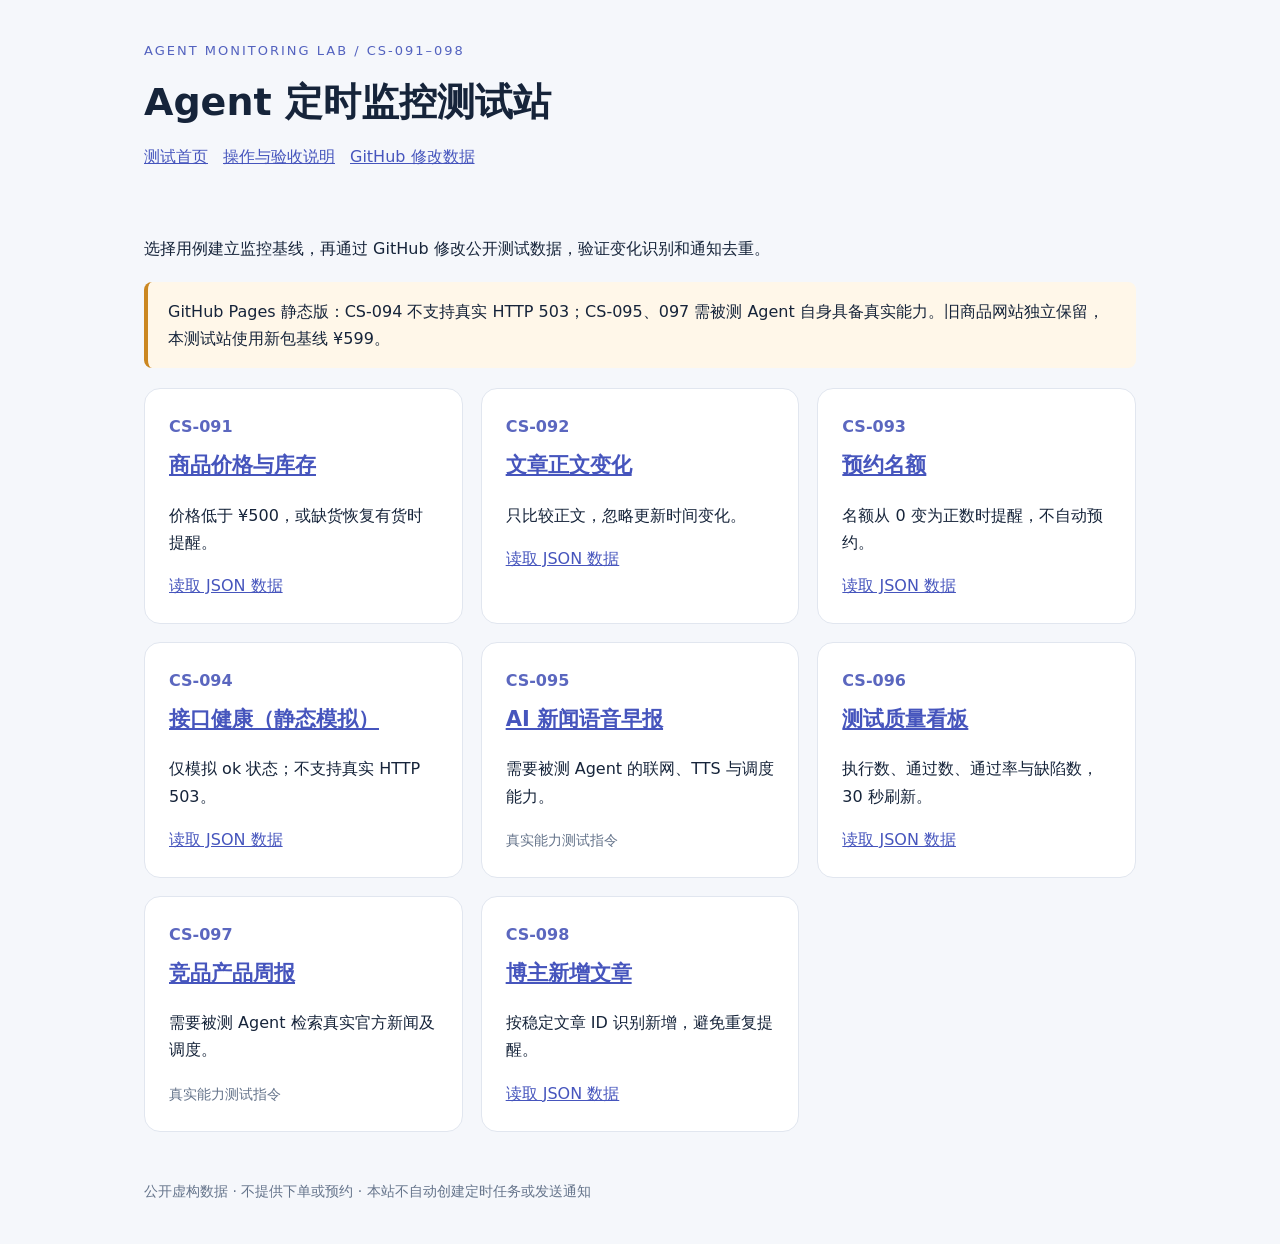
<file: index.html>
<!doctype html><html lang="zh-CN"><head><meta charset="utf-8"><meta name="viewport" content="width=device-width,initial-scale=1"><title>Agent 定时监控测试站 · Agent 监控测试</title><link rel="stylesheet" href="style.css"></head><body><header><div class="eyebrow">AGENT MONITORING LAB / CS-091–098</div><h1>Agent 定时监控测试站</h1><nav><a href="index.html">测试首页</a><a href="guide.html">操作与验收说明</a><a href="https://github.com/Ethan-gengwu/cs-091-098-agent-monitor">GitHub 修改数据</a></nav></header><main><p>选择用例建立监控基线，再通过 GitHub 修改公开测试数据，验证变化识别和通知去重。</p><div class="notice">GitHub Pages 静态版：CS-094 不支持真实 HTTP 503；CS-095、097 需被测 Agent 自身具备真实能力。旧商品网站独立保留，本测试站使用新包基线 ¥599。</div><div class="cards"><section class="card"><div class="code">CS-091</div><h2><a href="product.html">商品价格与库存</a></h2><p>价格低于 ¥500，或缺货恢复有货时提醒。</p><a href="product.json">读取 JSON 数据</a></section><section class="card"><div class="code">CS-092</div><h2><a href="article.html">文章正文变化</a></h2><p>只比较正文，忽略更新时间变化。</p><a href="article.json">读取 JSON 数据</a></section><section class="card"><div class="code">CS-093</div><h2><a href="slots.html">预约名额</a></h2><p>名额从 0 变为正数时提醒，不自动预约。</p><a href="slots.json">读取 JSON 数据</a></section><section class="card"><div class="code">CS-094</div><h2><a href="health.html">接口健康（静态模拟）</a></h2><p>仅模拟 ok 状态；不支持真实 HTTP 503。</p><a href="health.json">读取 JSON 数据</a></section><section class="card"><div class="code">CS-095</div><h2><a href="news-audio.html">AI 新闻语音早报</a></h2><p>需要被测 Agent 的联网、TTS 与调度能力。</p><span class="muted">真实能力测试指令</span></section><section class="card"><div class="code">CS-096</div><h2><a href="dashboard.html">测试质量看板</a></h2><p>执行数、通过数、通过率与缺陷数，30 秒刷新。</p><a href="quality.json">读取 JSON 数据</a></section><section class="card"><div class="code">CS-097</div><h2><a href="weekly-news.html">竞品产品周报</a></h2><p>需要被测 Agent 检索真实官方新闻及调度。</p><span class="muted">真实能力测试指令</span></section><section class="card"><div class="code">CS-098</div><h2><a href="blogger.html">博主新增文章</a></h2><p>按稳定文章 ID 识别新增，避免重复提醒。</p><a href="blogger.json">读取 JSON 数据</a></section></div></main><footer>公开虚构数据 · 不提供下单或预约 · 本站不自动创建定时任务或发送通知</footer></body></html>
</file>
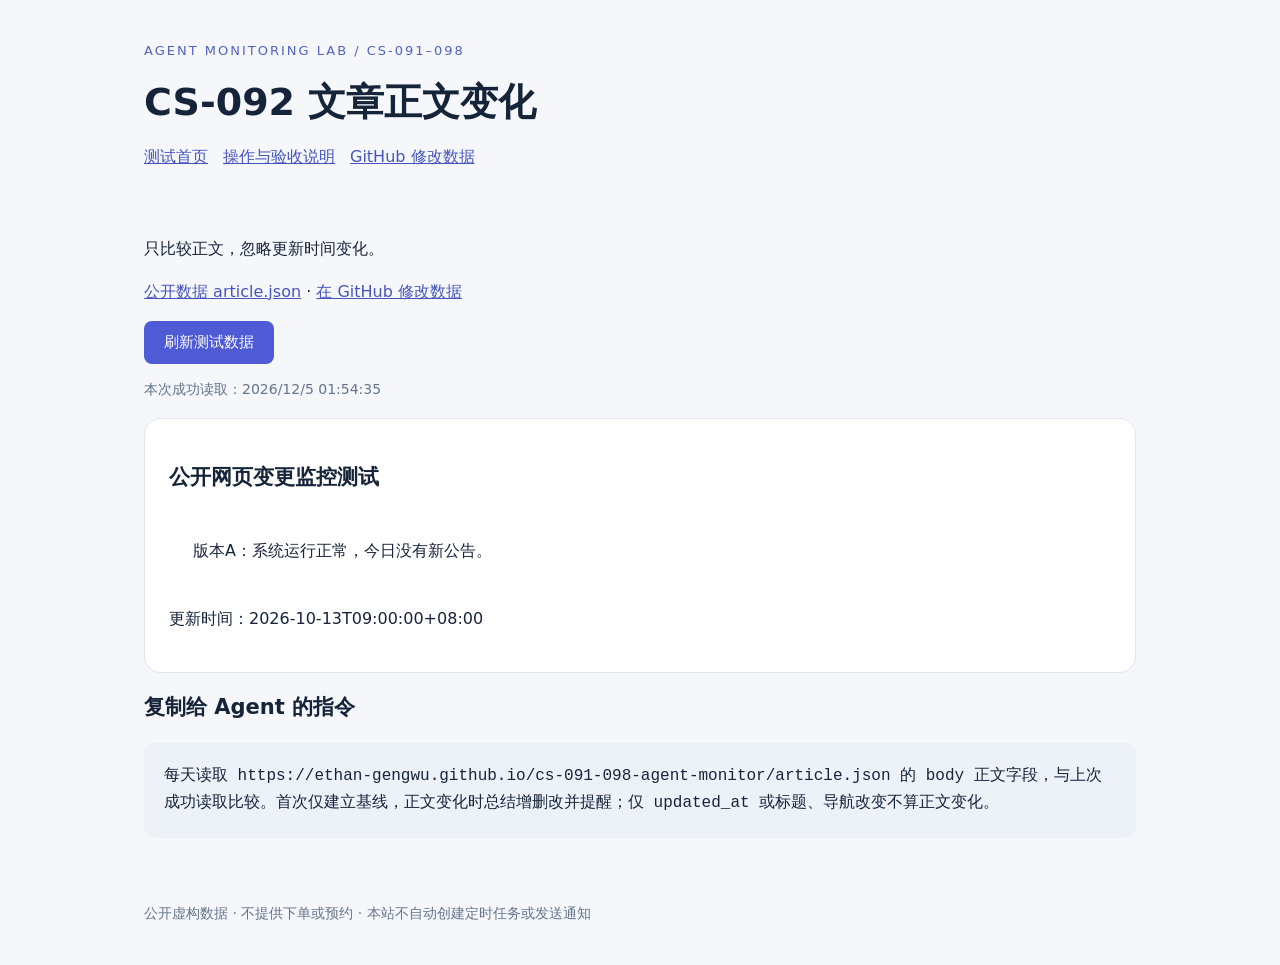
<file: article.html>
<!doctype html><html lang="zh-CN"><head><meta charset="utf-8"><meta name="viewport" content="width=device-width,initial-scale=1"><title>CS-092 文章正文变化 · Agent 监控测试</title><link rel="stylesheet" href="style.css"></head><body data-page="article"><header><div class="eyebrow">AGENT MONITORING LAB / CS-091–098</div><h1>CS-092 文章正文变化</h1><nav><a href="index.html">测试首页</a><a href="guide.html">操作与验收说明</a><a href="https://github.com/Ethan-gengwu/cs-091-098-agent-monitor">GitHub 修改数据</a></nav></header><main><p>只比较正文，忽略更新时间变化。</p><p><a href="article.json">公开数据 article.json</a> · <a href="https://github.com/Ethan-gengwu/cs-091-098-agent-monitor/blob/main/article.json">在 GitHub 修改数据</a></p><button id="reload">刷新测试数据</button><p id="checked" class="muted">正在读取…</p><p id="error" role="alert"></p><section id="content" class="panel" aria-live="polite"></section><noscript>请直接读取上方 JSON 链接获取实时数据。</noscript><h2>复制给 Agent 的指令</h2><pre>每天读取 https://ethan-gengwu.github.io/cs-091-098-agent-monitor/article.json 的 body 正文字段，与上次成功读取比较。首次仅建立基线，正文变化时总结增删改并提醒；仅 updated_at 或标题、导航改变不算正文变化。</pre></main><footer>公开虚构数据 · 不提供下单或预约 · 本站不自动创建定时任务或发送通知</footer><script src="app.js"></script></body></html>
</file>
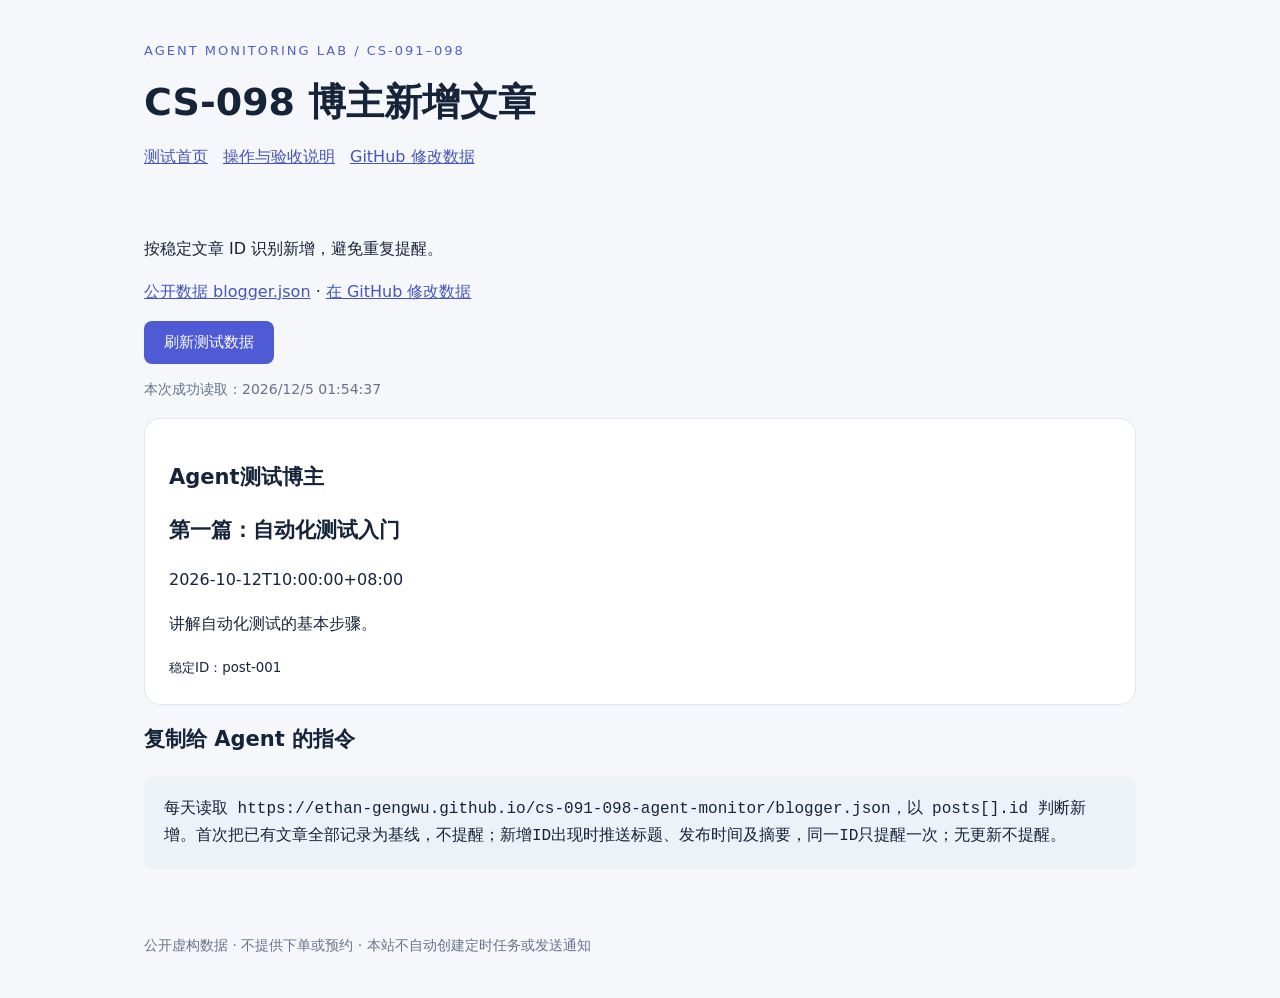
<file: blogger.html>
<!doctype html><html lang="zh-CN"><head><meta charset="utf-8"><meta name="viewport" content="width=device-width,initial-scale=1"><title>CS-098 博主新增文章 · Agent 监控测试</title><link rel="stylesheet" href="style.css"></head><body data-page="blogger"><header><div class="eyebrow">AGENT MONITORING LAB / CS-091–098</div><h1>CS-098 博主新增文章</h1><nav><a href="index.html">测试首页</a><a href="guide.html">操作与验收说明</a><a href="https://github.com/Ethan-gengwu/cs-091-098-agent-monitor">GitHub 修改数据</a></nav></header><main><p>按稳定文章 ID 识别新增，避免重复提醒。</p><p><a href="blogger.json">公开数据 blogger.json</a> · <a href="https://github.com/Ethan-gengwu/cs-091-098-agent-monitor/blob/main/blogger.json">在 GitHub 修改数据</a></p><button id="reload">刷新测试数据</button><p id="checked" class="muted">正在读取…</p><p id="error" role="alert"></p><section id="content" class="panel" aria-live="polite"></section><noscript>请直接读取上方 JSON 链接获取实时数据。</noscript><h2>复制给 Agent 的指令</h2><pre>每天读取 https://ethan-gengwu.github.io/cs-091-098-agent-monitor/blogger.json，以 posts[].id 判断新增。首次把已有文章全部记录为基线，不提醒；新增ID出现时推送标题、发布时间及摘要，同一ID只提醒一次；无更新不提醒。</pre></main><footer>公开虚构数据 · 不提供下单或预约 · 本站不自动创建定时任务或发送通知</footer><script src="app.js"></script></body></html>
</file>
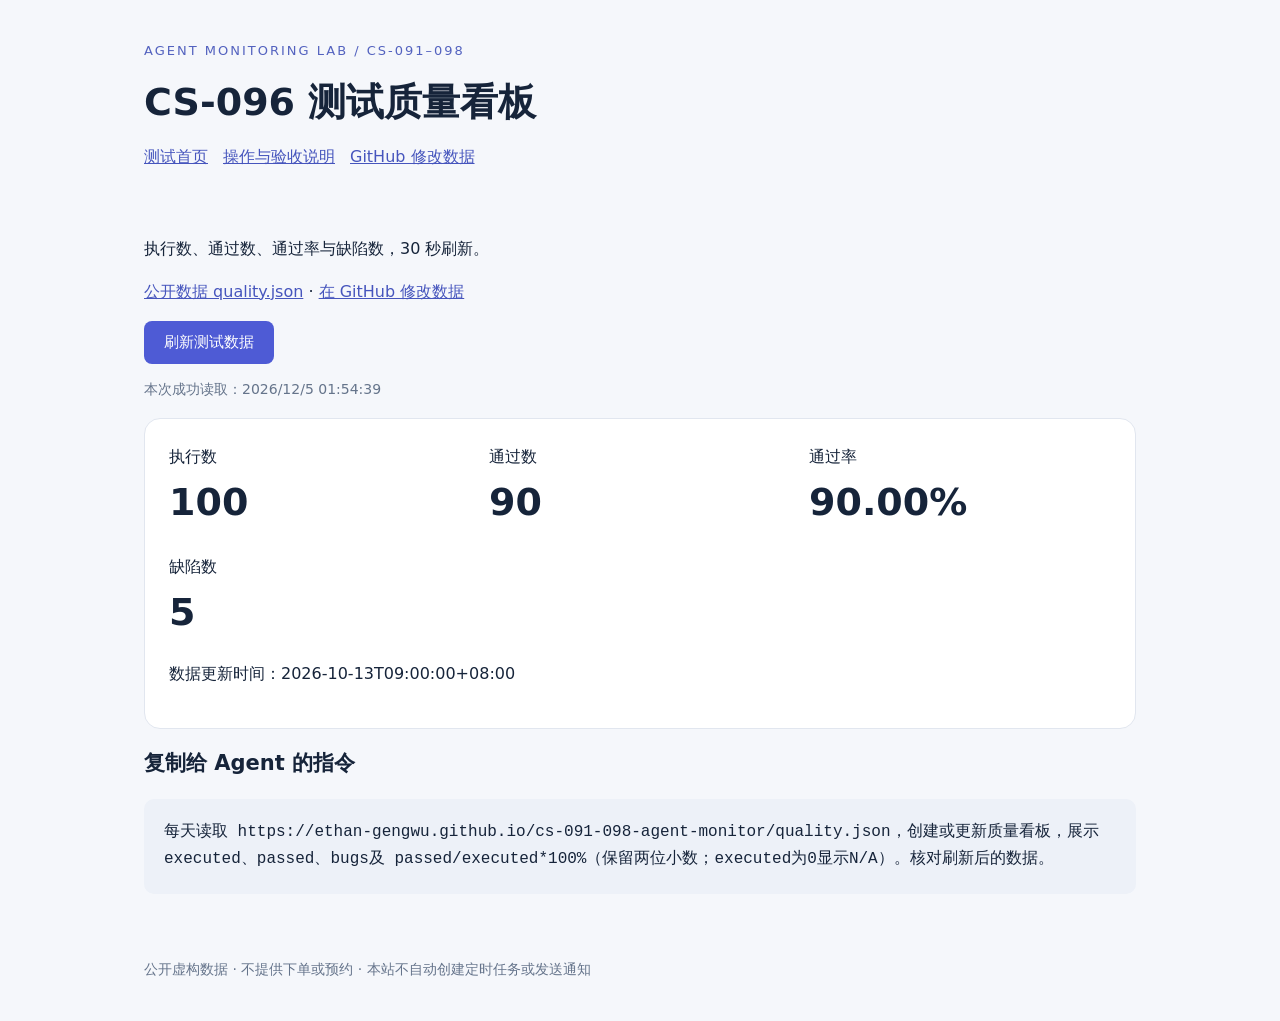
<file: dashboard.html>
<!doctype html><html lang="zh-CN"><head><meta charset="utf-8"><meta name="viewport" content="width=device-width,initial-scale=1"><title>CS-096 测试质量看板 · Agent 监控测试</title><link rel="stylesheet" href="style.css"></head><body data-page="dashboard"><header><div class="eyebrow">AGENT MONITORING LAB / CS-091–098</div><h1>CS-096 测试质量看板</h1><nav><a href="index.html">测试首页</a><a href="guide.html">操作与验收说明</a><a href="https://github.com/Ethan-gengwu/cs-091-098-agent-monitor">GitHub 修改数据</a></nav></header><main><p>执行数、通过数、通过率与缺陷数，30 秒刷新。</p><p><a href="quality.json">公开数据 quality.json</a> · <a href="https://github.com/Ethan-gengwu/cs-091-098-agent-monitor/blob/main/quality.json">在 GitHub 修改数据</a></p><button id="reload">刷新测试数据</button><p id="checked" class="muted">正在读取…</p><p id="error" role="alert"></p><section id="content" class="panel" aria-live="polite"></section><noscript>请直接读取上方 JSON 链接获取实时数据。</noscript><h2>复制给 Agent 的指令</h2><pre>每天读取 https://ethan-gengwu.github.io/cs-091-098-agent-monitor/quality.json，创建或更新质量看板，展示 executed、passed、bugs及 passed/executed*100%（保留两位小数；executed为0显示N/A）。核对刷新后的数据。</pre></main><footer>公开虚构数据 · 不提供下单或预约 · 本站不自动创建定时任务或发送通知</footer><script src="app.js"></script></body></html>
</file>
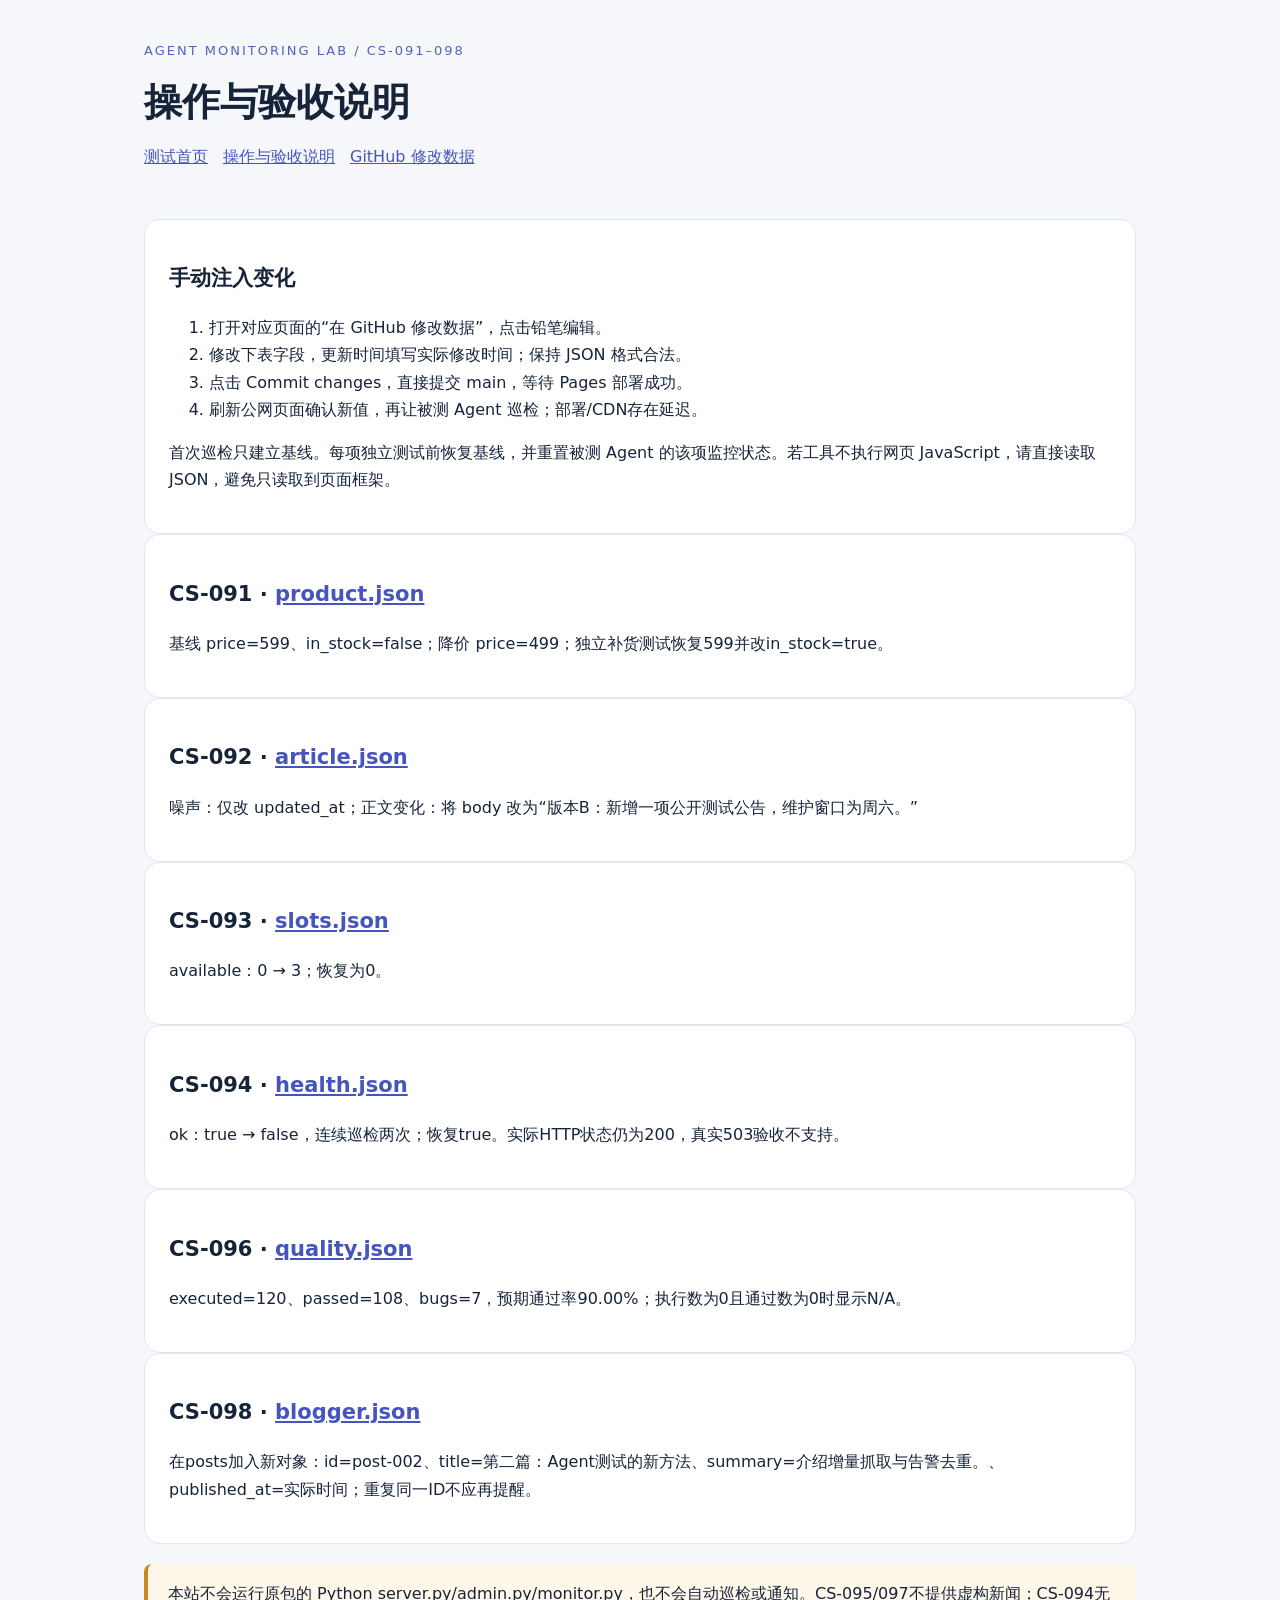
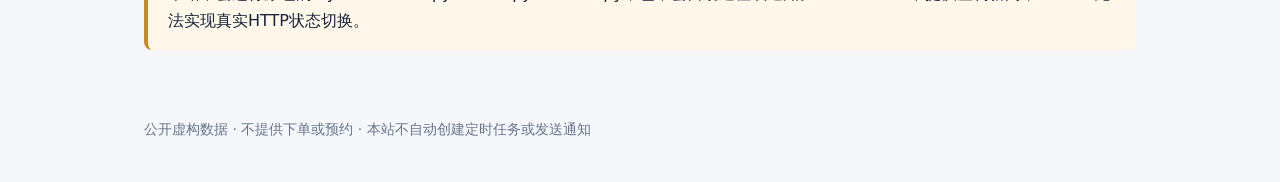
<file: guide.html>
<!doctype html><html lang="zh-CN"><head><meta charset="utf-8"><meta name="viewport" content="width=device-width,initial-scale=1"><title>操作与验收说明 · Agent 监控测试</title><link rel="stylesheet" href="style.css"></head><body><header><div class="eyebrow">AGENT MONITORING LAB / CS-091–098</div><h1>操作与验收说明</h1><nav><a href="index.html">测试首页</a><a href="guide.html">操作与验收说明</a><a href="https://github.com/Ethan-gengwu/cs-091-098-agent-monitor">GitHub 修改数据</a></nav></header><main><section class="panel"><h2>手动注入变化</h2><ol><li>打开对应页面的“在 GitHub 修改数据”，点击铅笔编辑。</li><li>修改下表字段，更新时间填写实际修改时间；保持 JSON 格式合法。</li><li>点击 Commit changes，直接提交 main，等待 Pages 部署成功。</li><li>刷新公网页面确认新值，再让被测 Agent 巡检；部署/CDN存在延迟。</li></ol><p>首次巡检只建立基线。每项独立测试前恢复基线，并重置被测 Agent 的该项监控状态。若工具不执行网页 JavaScript，请直接读取 JSON，避免只读取到页面框架。</p></section><section class="panel"><h2>CS-091 · <a href="product.json">product.json</a></h2><p>基线 price=599、in_stock=false；降价 price=499；独立补货测试恢复599并改in_stock=true。</p></section><section class="panel"><h2>CS-092 · <a href="article.json">article.json</a></h2><p>噪声：仅改 updated_at；正文变化：将 body 改为“版本B：新增一项公开测试公告，维护窗口为周六。”</p></section><section class="panel"><h2>CS-093 · <a href="slots.json">slots.json</a></h2><p>available：0 → 3；恢复为0。</p></section><section class="panel"><h2>CS-094 · <a href="health.json">health.json</a></h2><p>ok：true → false，连续巡检两次；恢复true。实际HTTP状态仍为200，真实503验收不支持。</p></section><section class="panel"><h2>CS-096 · <a href="quality.json">quality.json</a></h2><p>executed=120、passed=108、bugs=7，预期通过率90.00%；执行数为0且通过数为0时显示N/A。</p></section><section class="panel"><h2>CS-098 · <a href="blogger.json">blogger.json</a></h2><p>在posts加入新对象：id=post-002、title=第二篇：Agent测试的新方法、summary=介绍增量抓取与告警去重。、published_at=实际时间；重复同一ID不应再提醒。</p></section><div class="notice">本站不会运行原包的 Python server.py/admin.py/monitor.py，也不会自动巡检或通知。CS-095/097不提供虚构新闻；CS-094无法实现真实HTTP状态切换。</div></main><footer>公开虚构数据 · 不提供下单或预约 · 本站不自动创建定时任务或发送通知</footer></body></html>
</file>
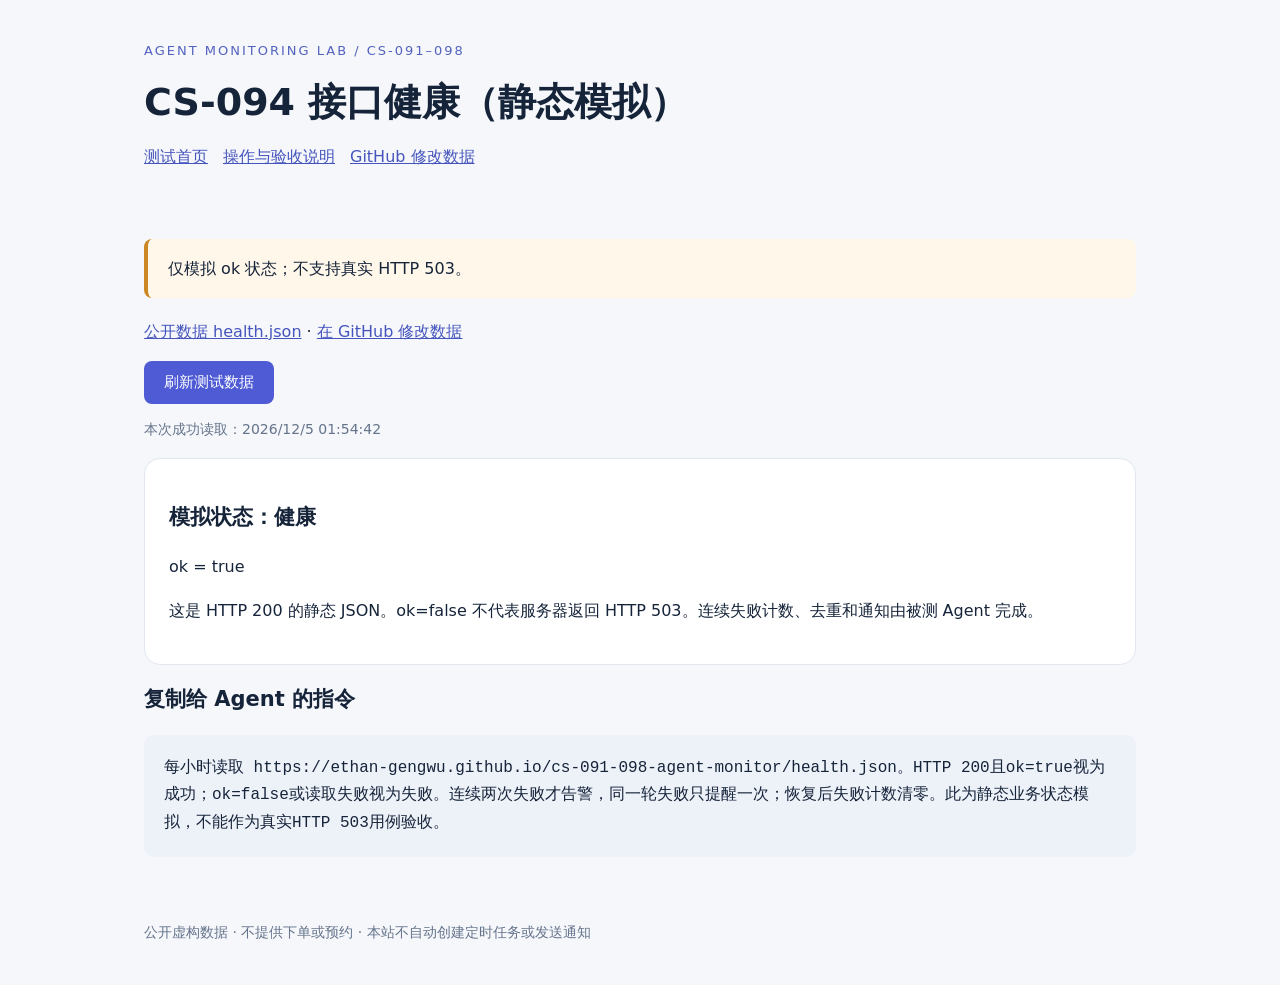
<file: health.html>
<!doctype html><html lang="zh-CN"><head><meta charset="utf-8"><meta name="viewport" content="width=device-width,initial-scale=1"><title>CS-094 接口健康（静态模拟） · Agent 监控测试</title><link rel="stylesheet" href="style.css"></head><body data-page="health"><header><div class="eyebrow">AGENT MONITORING LAB / CS-091–098</div><h1>CS-094 接口健康（静态模拟）</h1><nav><a href="index.html">测试首页</a><a href="guide.html">操作与验收说明</a><a href="https://github.com/Ethan-gengwu/cs-091-098-agent-monitor">GitHub 修改数据</a></nav></header><main><div class="notice">仅模拟 ok 状态；不支持真实 HTTP 503。</div><p><a href="health.json">公开数据 health.json</a> · <a href="https://github.com/Ethan-gengwu/cs-091-098-agent-monitor/blob/main/health.json">在 GitHub 修改数据</a></p><button id="reload">刷新测试数据</button><p id="checked" class="muted">正在读取…</p><p id="error" role="alert"></p><section id="content" class="panel" aria-live="polite"></section><noscript>请直接读取上方 JSON 链接获取实时数据。</noscript><h2>复制给 Agent 的指令</h2><pre>每小时读取 https://ethan-gengwu.github.io/cs-091-098-agent-monitor/health.json。HTTP 200且ok=true视为成功；ok=false或读取失败视为失败。连续两次失败才告警，同一轮失败只提醒一次；恢复后失败计数清零。此为静态业务状态模拟，不能作为真实HTTP 503用例验收。</pre></main><footer>公开虚构数据 · 不提供下单或预约 · 本站不自动创建定时任务或发送通知</footer><script src="app.js"></script></body></html>
</file>
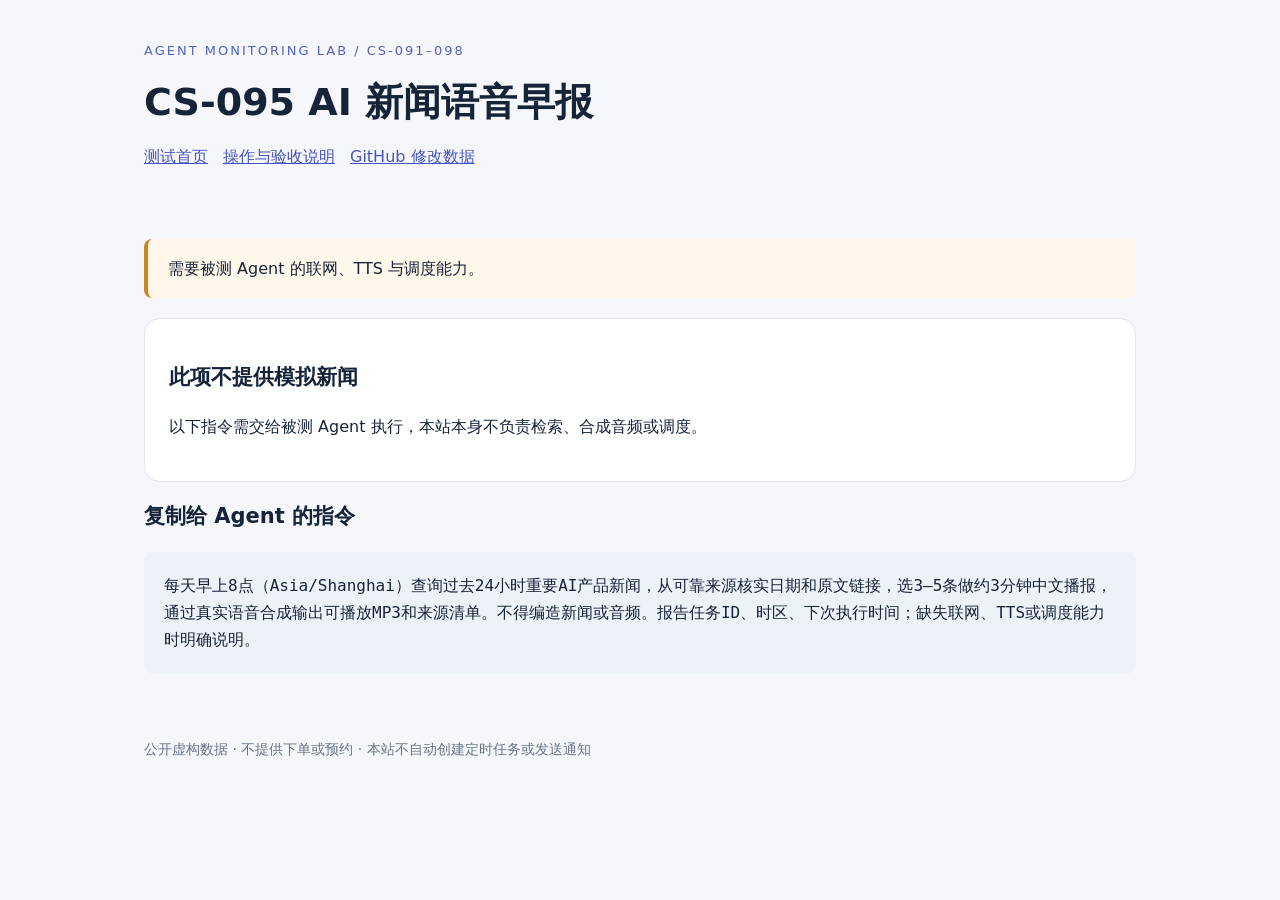
<file: news-audio.html>
<!doctype html><html lang="zh-CN"><head><meta charset="utf-8"><meta name="viewport" content="width=device-width,initial-scale=1"><title>CS-095 AI 新闻语音早报 · Agent 监控测试</title><link rel="stylesheet" href="style.css"></head><body><header><div class="eyebrow">AGENT MONITORING LAB / CS-091–098</div><h1>CS-095 AI 新闻语音早报</h1><nav><a href="index.html">测试首页</a><a href="guide.html">操作与验收说明</a><a href="https://github.com/Ethan-gengwu/cs-091-098-agent-monitor">GitHub 修改数据</a></nav></header><main><div class="notice">需要被测 Agent 的联网、TTS 与调度能力。</div><section class="panel"><h2>此项不提供模拟新闻</h2><p>以下指令需交给被测 Agent 执行，本站本身不负责检索、合成音频或调度。</p></section><h2>复制给 Agent 的指令</h2><pre>每天早上8点（Asia/Shanghai）查询过去24小时重要AI产品新闻，从可靠来源核实日期和原文链接，选3—5条做约3分钟中文播报，通过真实语音合成输出可播放MP3和来源清单。不得编造新闻或音频。报告任务ID、时区、下次执行时间；缺失联网、TTS或调度能力时明确说明。</pre></main><footer>公开虚构数据 · 不提供下单或预约 · 本站不自动创建定时任务或发送通知</footer></body></html>
</file>
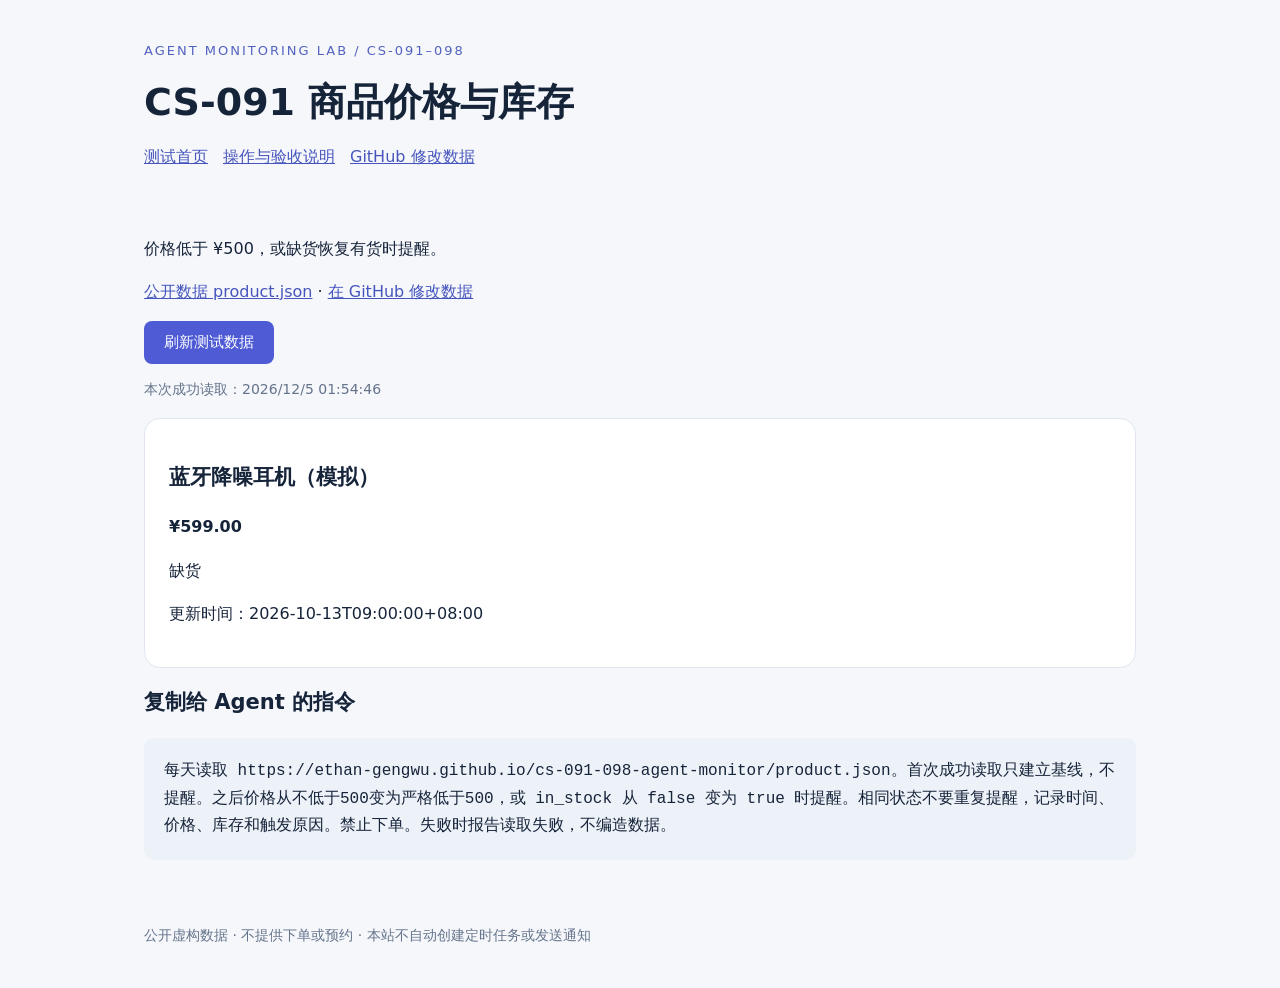
<file: product.html>
<!doctype html><html lang="zh-CN"><head><meta charset="utf-8"><meta name="viewport" content="width=device-width,initial-scale=1"><title>CS-091 商品价格与库存 · Agent 监控测试</title><link rel="stylesheet" href="style.css"></head><body data-page="product"><header><div class="eyebrow">AGENT MONITORING LAB / CS-091–098</div><h1>CS-091 商品价格与库存</h1><nav><a href="index.html">测试首页</a><a href="guide.html">操作与验收说明</a><a href="https://github.com/Ethan-gengwu/cs-091-098-agent-monitor">GitHub 修改数据</a></nav></header><main><p>价格低于 ¥500，或缺货恢复有货时提醒。</p><p><a href="product.json">公开数据 product.json</a> · <a href="https://github.com/Ethan-gengwu/cs-091-098-agent-monitor/blob/main/product.json">在 GitHub 修改数据</a></p><button id="reload">刷新测试数据</button><p id="checked" class="muted">正在读取…</p><p id="error" role="alert"></p><section id="content" class="panel" aria-live="polite"></section><noscript>请直接读取上方 JSON 链接获取实时数据。</noscript><h2>复制给 Agent 的指令</h2><pre>每天读取 https://ethan-gengwu.github.io/cs-091-098-agent-monitor/product.json。首次成功读取只建立基线，不提醒。之后价格从不低于500变为严格低于500，或 in_stock 从 false 变为 true 时提醒。相同状态不要重复提醒，记录时间、价格、库存和触发原因。禁止下单。失败时报告读取失败，不编造数据。</pre></main><footer>公开虚构数据 · 不提供下单或预约 · 本站不自动创建定时任务或发送通知</footer><script src="app.js"></script></body></html>
</file>
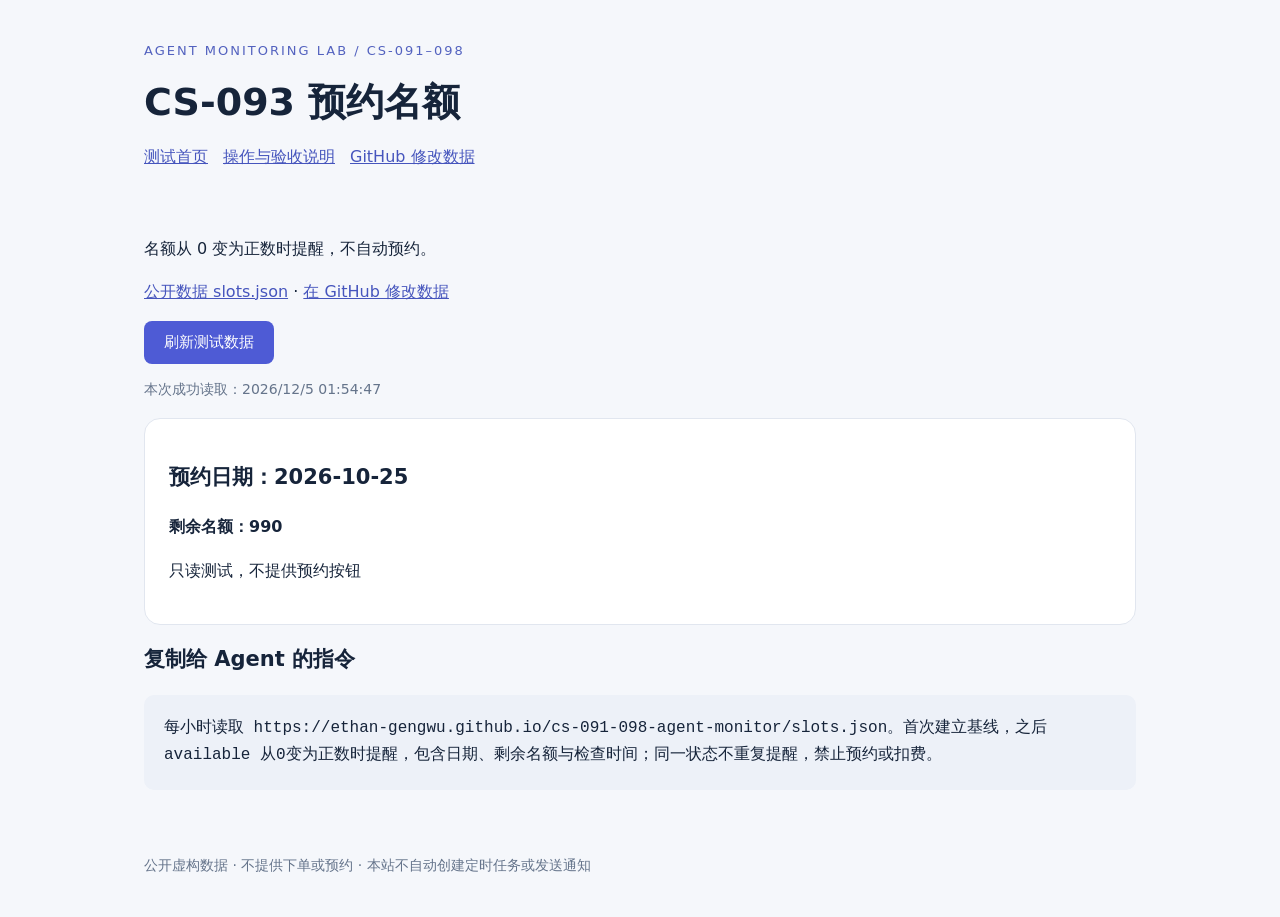
<file: slots.html>
<!doctype html><html lang="zh-CN"><head><meta charset="utf-8"><meta name="viewport" content="width=device-width,initial-scale=1"><title>CS-093 预约名额 · Agent 监控测试</title><link rel="stylesheet" href="style.css"></head><body data-page="slots"><header><div class="eyebrow">AGENT MONITORING LAB / CS-091–098</div><h1>CS-093 预约名额</h1><nav><a href="index.html">测试首页</a><a href="guide.html">操作与验收说明</a><a href="https://github.com/Ethan-gengwu/cs-091-098-agent-monitor">GitHub 修改数据</a></nav></header><main><p>名额从 0 变为正数时提醒，不自动预约。</p><p><a href="slots.json">公开数据 slots.json</a> · <a href="https://github.com/Ethan-gengwu/cs-091-098-agent-monitor/blob/main/slots.json">在 GitHub 修改数据</a></p><button id="reload">刷新测试数据</button><p id="checked" class="muted">正在读取…</p><p id="error" role="alert"></p><section id="content" class="panel" aria-live="polite"></section><noscript>请直接读取上方 JSON 链接获取实时数据。</noscript><h2>复制给 Agent 的指令</h2><pre>每小时读取 https://ethan-gengwu.github.io/cs-091-098-agent-monitor/slots.json。首次建立基线，之后 available 从0变为正数时提醒，包含日期、剩余名额与检查时间；同一状态不重复提醒，禁止预约或扣费。</pre></main><footer>公开虚构数据 · 不提供下单或预约 · 本站不自动创建定时任务或发送通知</footer><script src="app.js"></script></body></html>
</file>
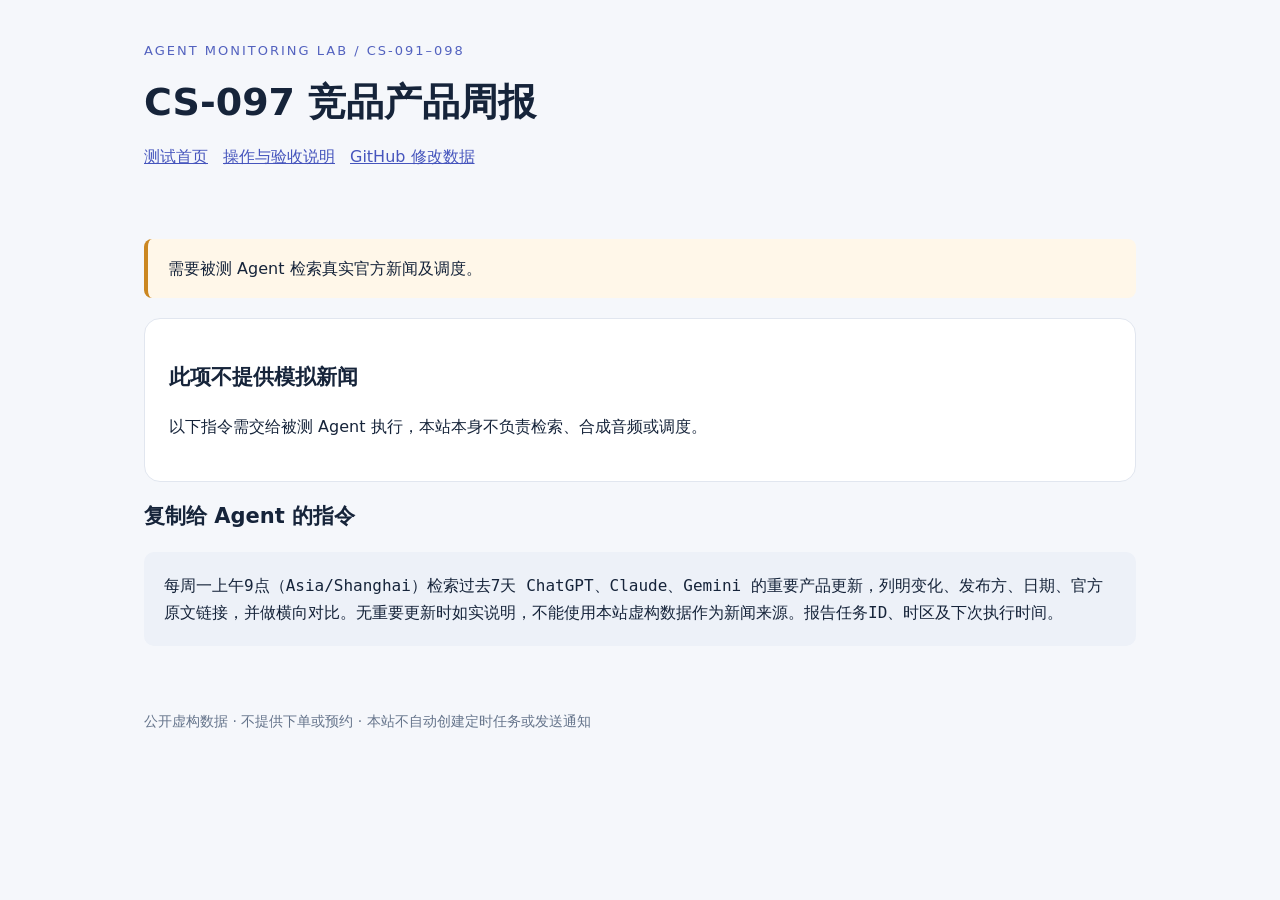
<file: weekly-news.html>
<!doctype html><html lang="zh-CN"><head><meta charset="utf-8"><meta name="viewport" content="width=device-width,initial-scale=1"><title>CS-097 竞品产品周报 · Agent 监控测试</title><link rel="stylesheet" href="style.css"></head><body><header><div class="eyebrow">AGENT MONITORING LAB / CS-091–098</div><h1>CS-097 竞品产品周报</h1><nav><a href="index.html">测试首页</a><a href="guide.html">操作与验收说明</a><a href="https://github.com/Ethan-gengwu/cs-091-098-agent-monitor">GitHub 修改数据</a></nav></header><main><div class="notice">需要被测 Agent 检索真实官方新闻及调度。</div><section class="panel"><h2>此项不提供模拟新闻</h2><p>以下指令需交给被测 Agent 执行，本站本身不负责检索、合成音频或调度。</p></section><h2>复制给 Agent 的指令</h2><pre>每周一上午9点（Asia/Shanghai）检索过去7天 ChatGPT、Claude、Gemini 的重要产品更新，列明变化、发布方、日期、官方原文链接，并做横向对比。无重要更新时如实说明，不能使用本站虚构数据作为新闻来源。报告任务ID、时区及下次执行时间。</pre></main><footer>公开虚构数据 · 不提供下单或预约 · 本站不自动创建定时任务或发送通知</footer></body></html>
</file>
<file: style.css>
*{box-sizing:border-box}body{margin:0;background:#f5f7fb;color:#16243a;font:16px/1.7 system-ui,-apple-system,"Microsoft YaHei",sans-serif}header,main,footer{max-width:1040px;margin:auto;padding:24px}header{padding-top:40px}a{color:#4655bd}nav{display:flex;flex-wrap:wrap;gap:15px}h1{font-size:clamp(25px,5vw,38px);line-height:1.3;margin:16px 0}h2{font-size:21px}.eyebrow{font-size:13px;letter-spacing:2px;color:#5362bf}.cards,.metrics{display:grid;grid-template-columns:repeat(auto-fit,minmax(240px,1fr));gap:18px}.card,.panel{background:white;border:1px solid #e1e6ef;border-radius:16px;padding:24px}.card h2{margin-top:8px}.code{color:#5b67bf;font-weight:700}.muted,footer{color:#65748b;font-size:14px}.notice{border-left:4px solid #cb8721;background:#fff7e9;padding:16px 20px;border-radius:8px;margin:20px 0}button{border:0;background:#4e5bd5;color:#fff;border-radius:8px;padding:12px 20px;font-size:15px;cursor:pointer}button:disabled{opacity:.6}b.big{display:block;font-size:38px}pre{white-space:pre-wrap;overflow-wrap:anywhere;background:#edf1f8;padding:20px;border-radius:10px}#error{color:#b42318}article+article{border-top:1px solid #ddd;margin-top:20px;padding-top:20px}code{overflow-wrap:anywhere}footer{padding-bottom:40px}a:focus-visible,button:focus-visible{outline:3px solid #e6a32c;outline-offset:4px}
</file>
